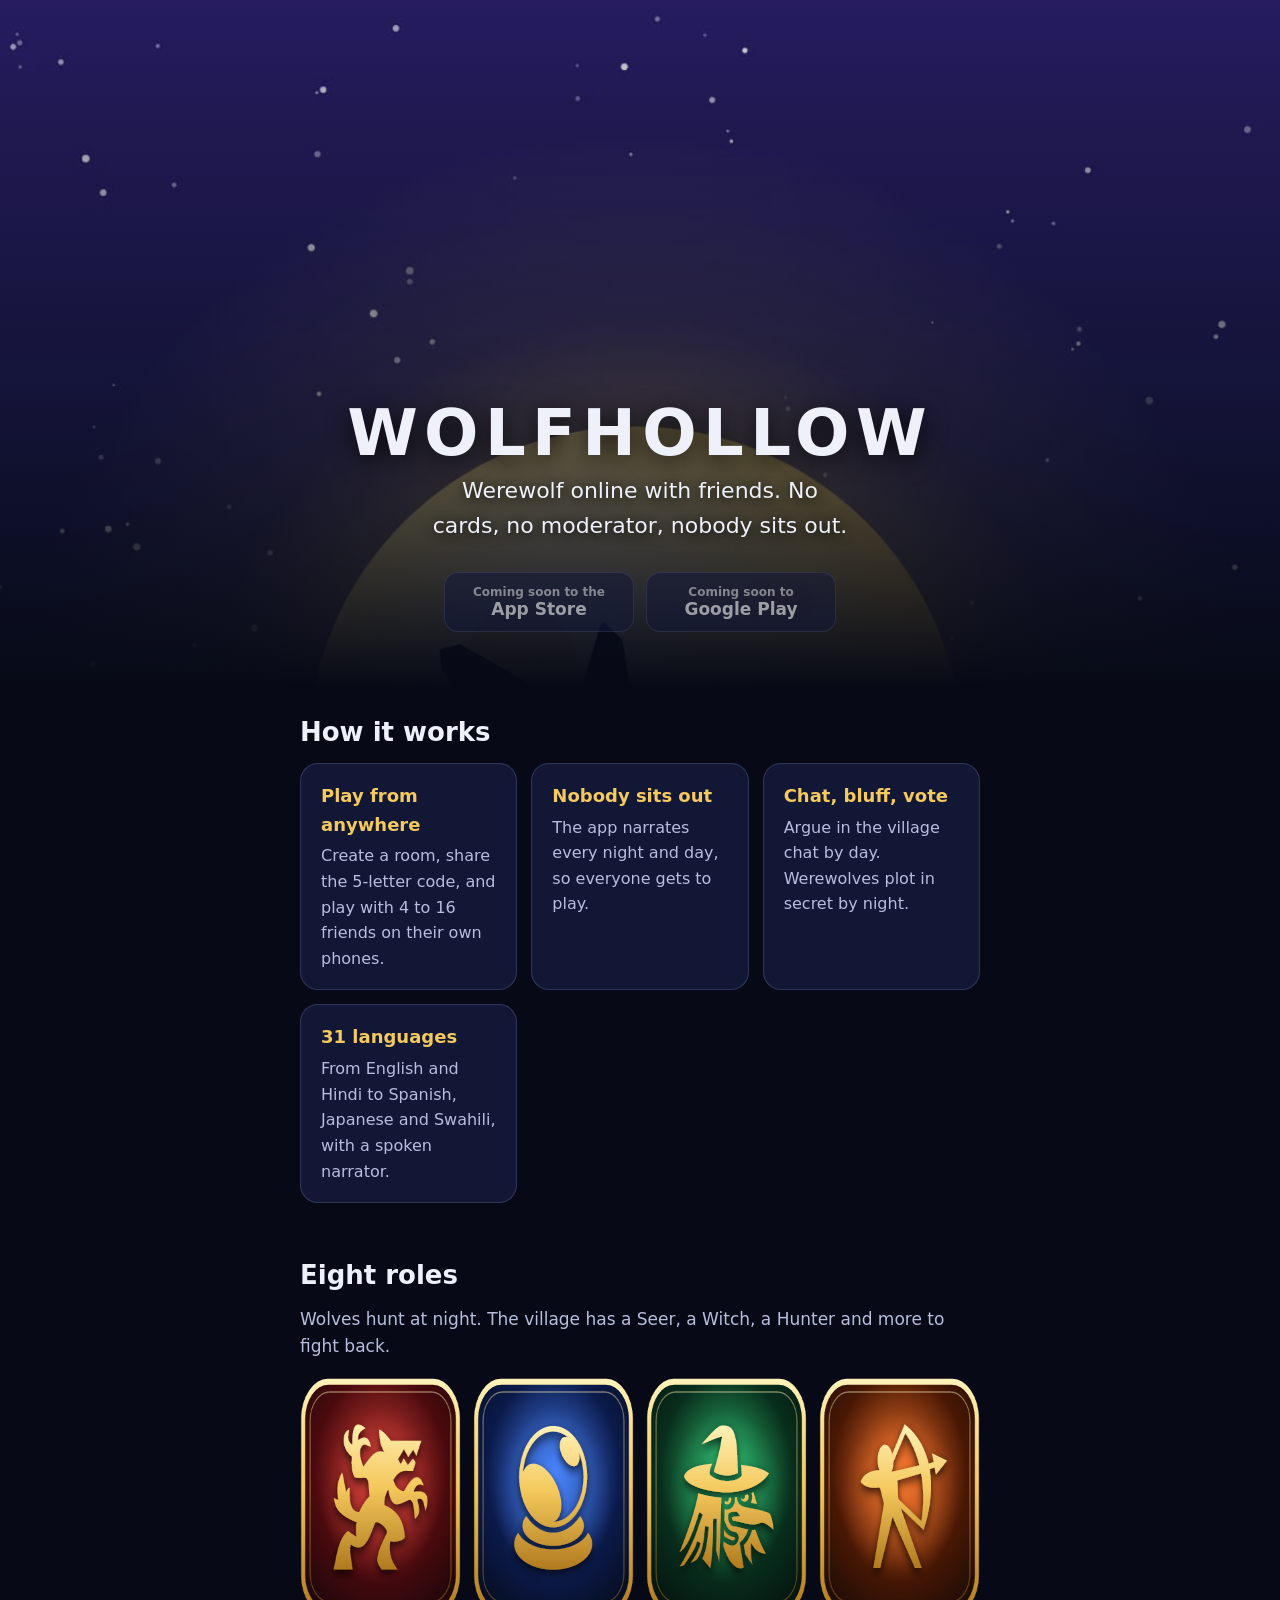
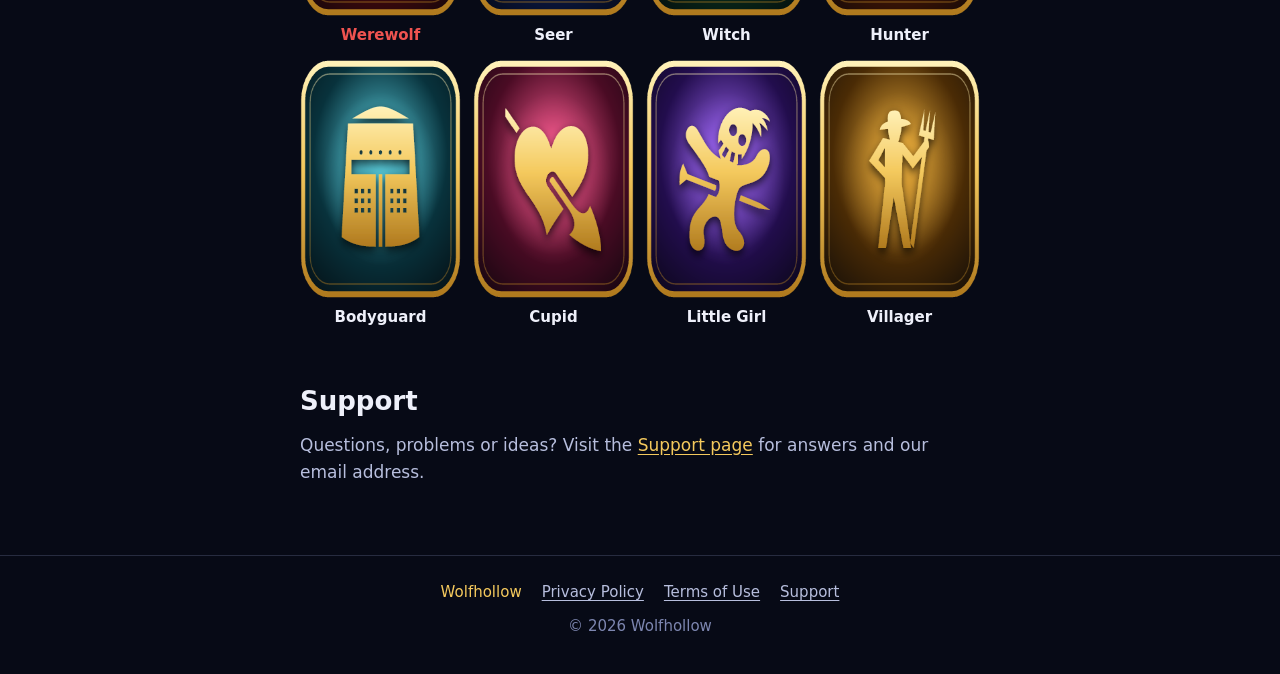
<file: index.html>
<!doctype html>
<html lang="en">
<head>
  <meta charset="utf-8">
  <meta name="viewport" content="width=device-width, initial-scale=1, viewport-fit=cover">
  <title>Wolfhollow: Werewolf online with friends</title>
  <meta name="description" content="Play Werewolf (Mafia) online with friends on your phone. The app narrates, so nobody sits out. Bluff, chat, vote and survive the night.">
  <meta name="theme-color" content="#070A16">
  <link rel="icon" href="assets/favicon.png">
  <link rel="apple-touch-icon" href="assets/icon-180.png">
  <meta property="og:title" content="Wolfhollow: Werewolf online with friends">
  <meta property="og:description" content="Bluff. Chat. Vote. Survive the night.">
  <meta property="og:image" content="https://playwolfhollow.github.io/assets/og.png">
  <meta property="og:type" content="website">
  <meta name="twitter:card" content="summary_large_image">
  <link rel="stylesheet" href="assets/style.css">
</head>
<body>
  <header class="hero">
    <div class="wrap">
      <h1>WOLFHOLLOW</h1>
      <p class="tagline">Werewolf online with friends. No cards, no moderator, nobody sits out.</p>
      <div class="buttons" id="stores">
        <a class="btn store" data-store="ios" aria-disabled="true"><small>Coming soon to the</small>App Store</a>
        <a class="btn store" data-store="android" aria-disabled="true"><small>Coming soon to</small>Google Play</a>
      </div>
    </div>
  </header>

  <main class="wrap">
    <section>
      <h2>How it works</h2>
      <div class="features">
        <div class="card"><h3>Play from anywhere</h3><p>Create a room, share the 5-letter code, and play with 4 to 16 friends on their own phones.</p></div>
        <div class="card"><h3>Nobody sits out</h3><p>The app narrates every night and day, so everyone gets to play.</p></div>
        <div class="card"><h3>Chat, bluff, vote</h3><p>Argue in the village chat by day. Werewolves plot in secret by night.</p></div>
        <div class="card"><h3>31 languages</h3><p>From English and Hindi to Spanish, Japanese and Swahili, with a spoken narrator.</p></div>
      </div>
    </section>

    <section>
      <h2>Eight roles</h2>
      <p class="lead">Wolves hunt at night. The village has a Seer, a Witch, a Hunter and more to fight back.</p>
      <div class="roles">
        <figure><img src="assets/roles/werewolf.png" alt="" width="240" height="240" loading="lazy"><figcaption class="wolf">Werewolf</figcaption></figure>
        <figure><img src="assets/roles/seer.png" alt="" width="240" height="240" loading="lazy"><figcaption>Seer</figcaption></figure>
        <figure><img src="assets/roles/witch.png" alt="" width="240" height="240" loading="lazy"><figcaption>Witch</figcaption></figure>
        <figure><img src="assets/roles/hunter.png" alt="" width="240" height="240" loading="lazy"><figcaption>Hunter</figcaption></figure>
        <figure><img src="assets/roles/bodyguard.png" alt="" width="240" height="240" loading="lazy"><figcaption>Bodyguard</figcaption></figure>
        <figure><img src="assets/roles/cupid.png" alt="" width="240" height="240" loading="lazy"><figcaption>Cupid</figcaption></figure>
        <figure><img src="assets/roles/littleGirl.png" alt="" width="240" height="240" loading="lazy"><figcaption>Little Girl</figcaption></figure>
        <figure><img src="assets/roles/villager.png" alt="" width="240" height="240" loading="lazy"><figcaption>Villager</figcaption></figure>
      </div>
    </section>

    <section>
      <h2>Support</h2>
      <p class="lead">Questions, problems or ideas? Visit the <a href="support/">Support page</a> for answers and our email address.</p>
    </section>
  </main>

  <footer>
    <div class="wrap">
      <nav><a href="./" aria-current="page">Wolfhollow</a><a href="privacy/">Privacy Policy</a><a href="terms/">Terms of Use</a><a href="support/">Support</a></nav>
      <div>© 2026 Wolfhollow</div>
    </div>
  </footer>

  <script src="assets/stores.js"></script>
</body>
</html>
</file>
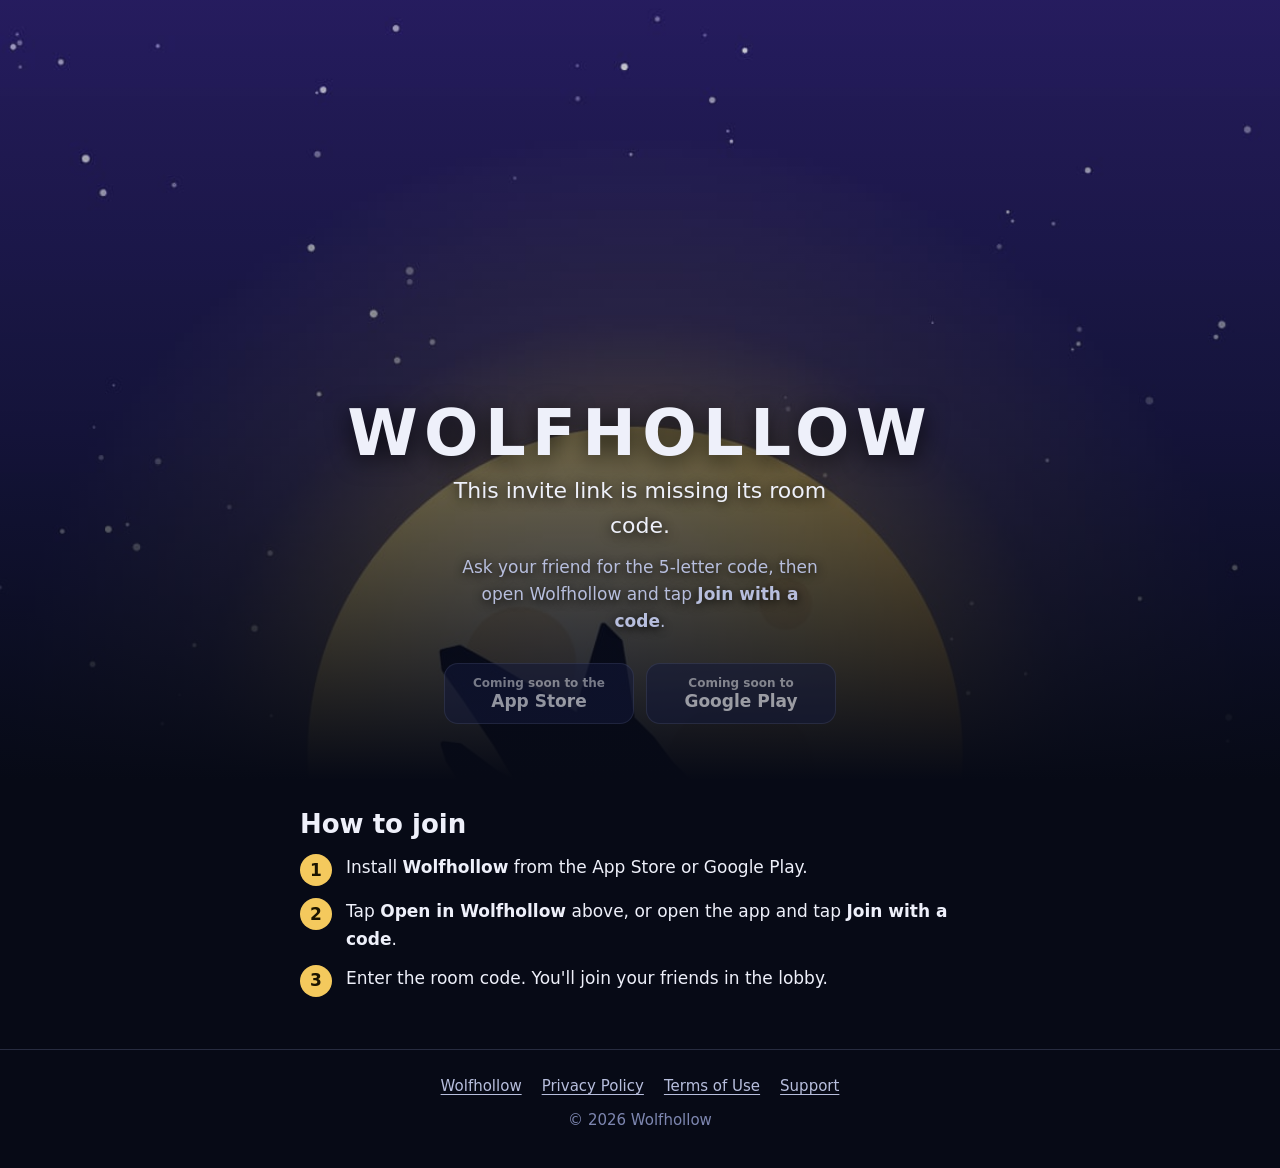
<file: join/index.html>
<!doctype html>
<html lang="en">
<head>
  <meta charset="utf-8">
  <meta name="viewport" content="width=device-width, initial-scale=1, viewport-fit=cover">
  <title>Join my Wolfhollow game</title>
  <meta name="description" content="You're invited to a game of Werewolf on Wolfhollow. Open the app and enter the room code.">
  <meta name="theme-color" content="#070A16">
  <meta name="robots" content="noindex">
  <link rel="icon" href="../assets/favicon.png">
  <link rel="apple-touch-icon" href="../assets/icon-180.png">
  <meta property="og:title" content="Join my Werewolf game on Wolfhollow">
  <meta property="og:description" content="Tap to join the room. Bluff, chat, vote and survive the night.">
  <meta property="og:image" content="https://playwolfhollow.github.io/assets/og.png">
  <meta name="twitter:card" content="summary_large_image">
  <link rel="stylesheet" href="../assets/style.css">
</head>
<body>
  <header class="hero">
    <div class="wrap">
      <h1>WOLFHOLLOW</h1>

      <div id="invite" hidden>
        <p class="tagline">You're invited to a game of Werewolf!</p>
        <div class="code" id="code" aria-label="Room code"></div>
        <p class="toast" id="toast" role="status"></p>
        <div class="buttons">
          <a class="btn primary" id="open" href="#">Open in Wolfhollow</a>
          <button class="btn" id="copy" type="button">Copy code</button>
        </div>
        <p class="hint">Don't have the app yet? Install it, tap <strong>Join with a code</strong> and enter the code above.</p>
      </div>

      <div id="missing" hidden>
        <p class="tagline">This invite link is missing its room code.</p>
        <p class="hint">Ask your friend for the 5-letter code, then open Wolfhollow and tap <strong>Join with a code</strong>.</p>
      </div>

      <div class="buttons" id="stores">
        <a class="btn store" data-store="ios" aria-disabled="true"><small>Coming soon to the</small>App Store</a>
        <a class="btn store" data-store="android" aria-disabled="true"><small>Coming soon to</small>Google Play</a>
      </div>
    </div>
  </header>

  <main class="wrap">
    <section>
      <h2>How to join</h2>
      <ol class="steps">
        <li><span>Install <strong>Wolfhollow</strong> from the App Store or Google Play.</span></li>
        <li><span>Tap <strong>Open in Wolfhollow</strong> above, or open the app and tap <strong>Join with a code</strong>.</span></li>
        <li><span>Enter the room code. You'll join your friends in the lobby.</span></li>
      </ol>
    </section>
  </main>

  <footer>
    <div class="wrap">
      <nav><a href="../">Wolfhollow</a><a href="../privacy/">Privacy Policy</a><a href="../terms/">Terms of Use</a><a href="../support/">Support</a></nav>
      <div>© 2026 Wolfhollow</div>
    </div>
  </footer>

  <script src="../assets/stores.js"></script>
  <script>
    (function () {
      // Same rules as the app: 5 characters, no easily confused letters (0/O, 1/I).
      var ALPHABET = /^[ABCDEFGHJKLMNPQRSTUVWXYZ23456789]{5}$/;
      var raw = new URLSearchParams(location.search).get('code') || '';
      var code = raw.toUpperCase().replace(/[^A-Z0-9]/g, '').slice(0, 5);
      var valid = ALPHABET.test(code);

      document.getElementById(valid ? 'invite' : 'missing').hidden = false;
      if (!valid) return;

      document.title = 'Join room ' + code + ' on Wolfhollow';
      document.getElementById('code').textContent = code;
      // Opens the app straight into the room when it's installed (handled by the app's join/[code] screen).
      document.getElementById('open').href = 'wolfhollow://join/' + code;

      var toast = document.getElementById('toast');
      document.getElementById('copy').addEventListener('click', function () {
        var done = function () { toast.textContent = 'Code copied'; };
        if (navigator.clipboard && navigator.clipboard.writeText) {
          navigator.clipboard.writeText(code).then(done, function () { toast.textContent = 'Code: ' + code; });
        } else {
          toast.textContent = 'Code: ' + code;
        }
      });
    })();
  </script>
</body>
</html>
</file>
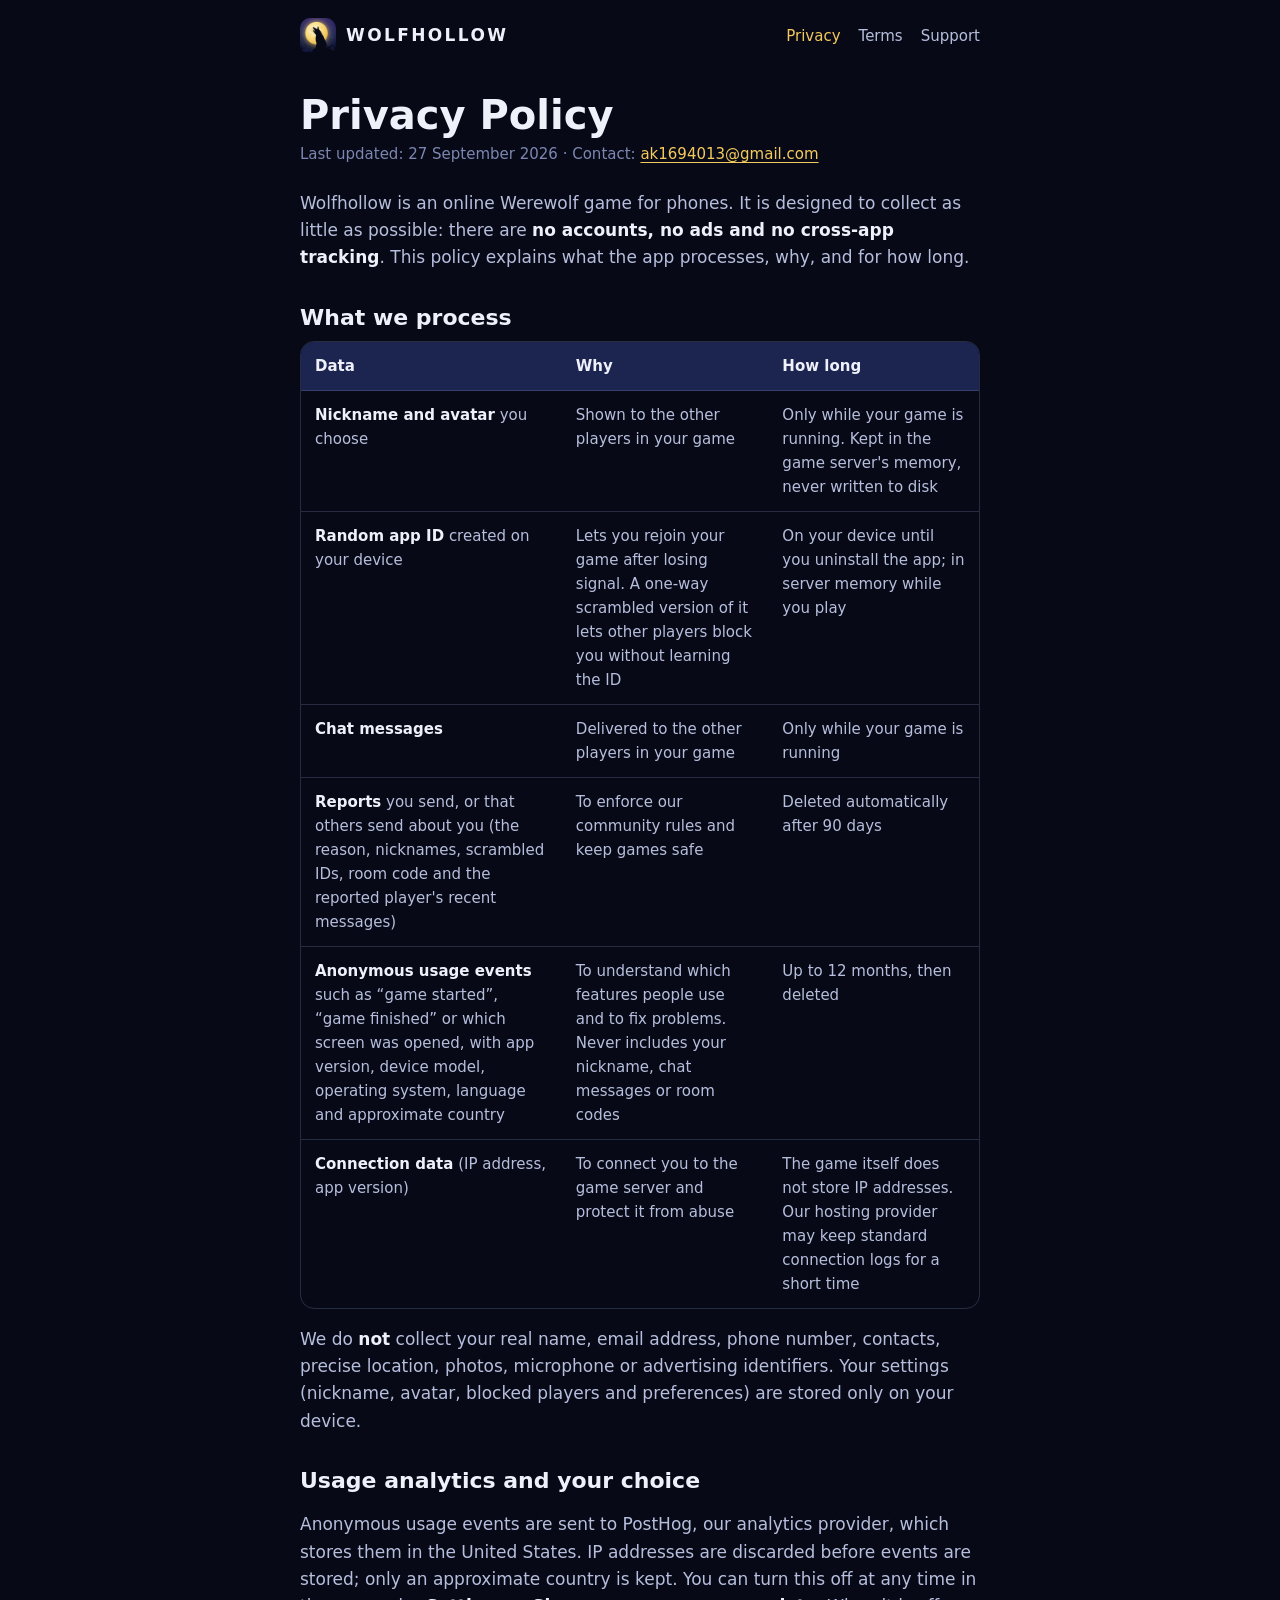
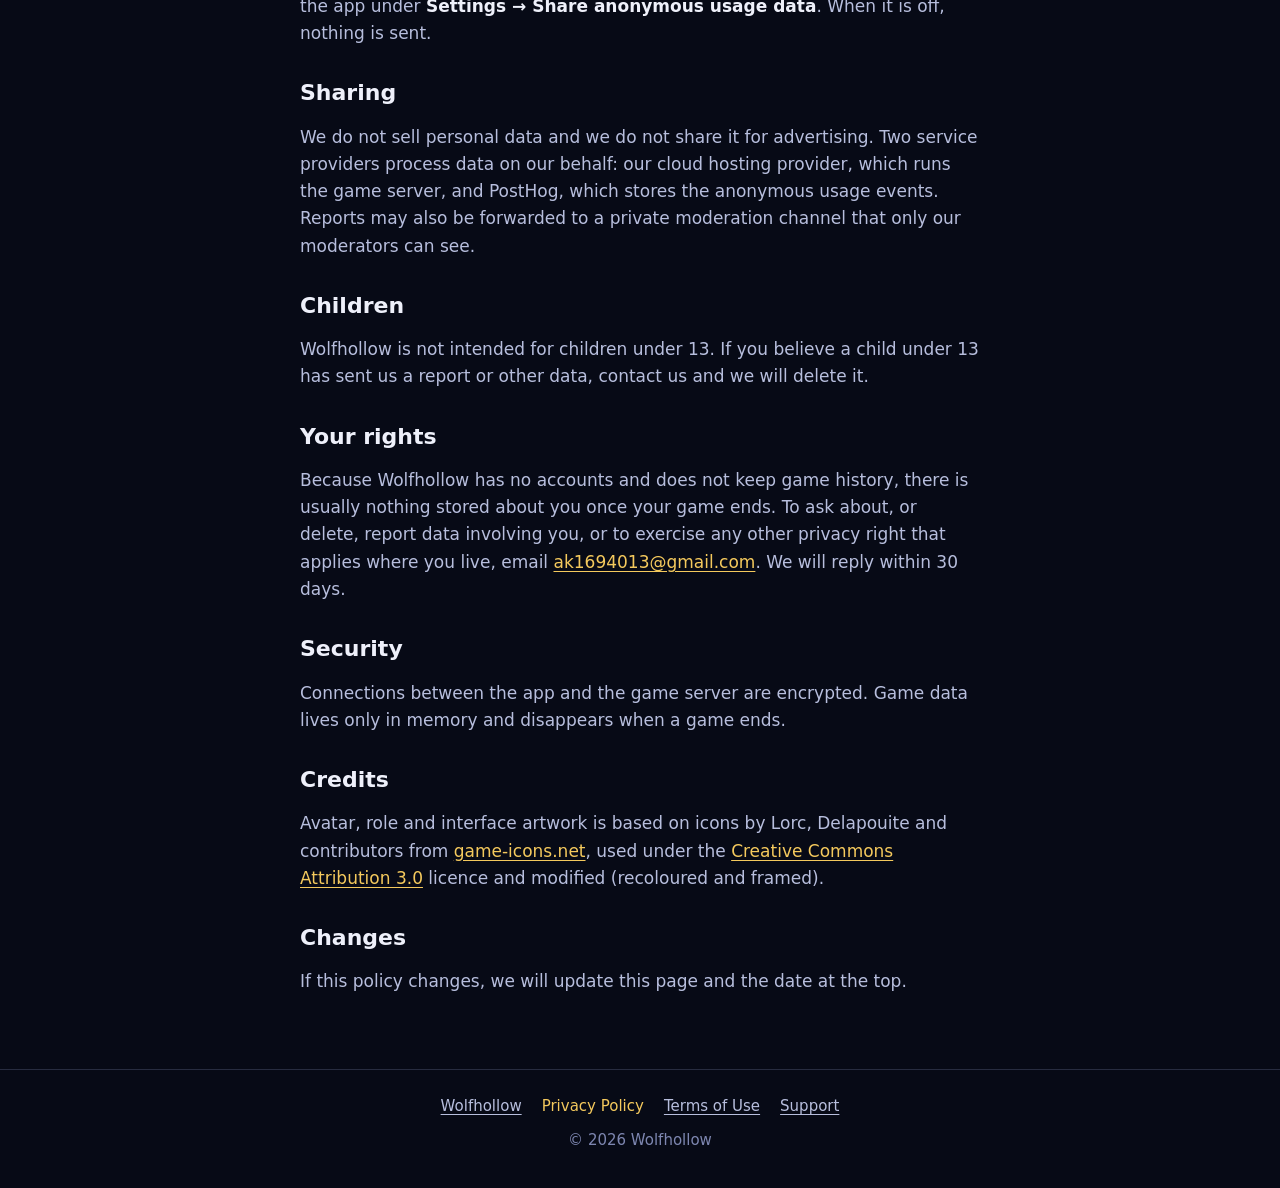
<file: privacy/index.html>
<!doctype html>
<html lang="en">
<head>
  <meta charset="utf-8">
  <meta name="viewport" content="width=device-width, initial-scale=1, viewport-fit=cover">
  <title>Privacy Policy · Wolfhollow</title>
  <meta name="description" content="How Wolfhollow handles your data: no accounts, no ads, no cross-app tracking.">
  <meta name="theme-color" content="#070A16">
  <link rel="icon" href="../assets/favicon.png">
  <link rel="stylesheet" href="../assets/style.css">
</head>
<body>
  <div class="wrap">
    <div class="bar">
      <a class="brand" href="../"><img src="../assets/icon-180.png" alt="" width="36" height="36"><span>WOLFHOLLOW</span></a>
      <nav><a href="./" aria-current="page">Privacy</a><a href="../terms/">Terms</a><a href="../support/">Support</a></nav>
    </div>

    <main class="doc">
      <h1>Privacy Policy</h1>
      <p class="meta">Last updated: 27 September 2026 · Contact: <a href="mailto:ak1694013@gmail.com?subject=Wolfhollow%20privacy">ak1694013@gmail.com</a></p>

      <p>Wolfhollow is an online Werewolf game for phones. It is designed to collect as little as possible: there are <strong>no accounts, no ads and no cross-app tracking</strong>. This policy explains what the app processes, why, and for how long.</p>

      <h2>What we process</h2>
      <div class="table-wrap">
        <table>
          <thead><tr><th>Data</th><th>Why</th><th>How long</th></tr></thead>
          <tbody>
            <tr><td data-label="Data"><strong>Nickname and avatar</strong> you choose</td><td data-label="Why">Shown to the other players in your game</td><td data-label="How long">Only while your game is running. Kept in the game server's memory, never written to disk</td></tr>
            <tr><td data-label="Data"><strong>Random app ID</strong> created on your device</td><td data-label="Why">Lets you rejoin your game after losing signal. A one-way scrambled version of it lets other players block you without learning the ID</td><td data-label="How long">On your device until you uninstall the app; in server memory while you play</td></tr>
            <tr><td data-label="Data"><strong>Chat messages</strong></td><td data-label="Why">Delivered to the other players in your game</td><td data-label="How long">Only while your game is running</td></tr>
            <tr><td data-label="Data"><strong>Reports</strong> you send, or that others send about you (the reason, nicknames, scrambled IDs, room code and the reported player's recent messages)</td><td data-label="Why">To enforce our community rules and keep games safe</td><td data-label="How long">Deleted automatically after 90 days</td></tr>
            <tr><td data-label="Data"><strong>Anonymous usage events</strong> such as “game started”, “game finished” or which screen was opened, with app version, device model, operating system, language and approximate country</td><td data-label="Why">To understand which features people use and to fix problems. Never includes your nickname, chat messages or room codes</td><td data-label="How long">Up to 12 months, then deleted</td></tr>
            <tr><td data-label="Data"><strong>Connection data</strong> (IP address, app version)</td><td data-label="Why">To connect you to the game server and protect it from abuse</td><td data-label="How long">The game itself does not store IP addresses. Our hosting provider may keep standard connection logs for a short time</td></tr>
          </tbody>
        </table>
      </div>

      <p>We do <strong>not</strong> collect your real name, email address, phone number, contacts, precise location, photos, microphone or advertising identifiers. Your settings (nickname, avatar, blocked players and preferences) are stored only on your device.</p>

      <h2>Usage analytics and your choice</h2>
      <p>Anonymous usage events are sent to PostHog, our analytics provider, which stores them in the United States. IP addresses are discarded before events are stored; only an approximate country is kept. You can turn this off at any time in the app under <strong>Settings → Share anonymous usage data</strong>. When it is off, nothing is sent.</p>

      <h2>Sharing</h2>
      <p>We do not sell personal data and we do not share it for advertising. Two service providers process data on our behalf: our cloud hosting provider, which runs the game server, and PostHog, which stores the anonymous usage events. Reports may also be forwarded to a private moderation channel that only our moderators can see.</p>

      <h2>Children</h2>
      <p>Wolfhollow is not intended for children under 13. If you believe a child under 13 has sent us a report or other data, contact us and we will delete it.</p>

      <h2>Your rights</h2>
      <p>Because Wolfhollow has no accounts and does not keep game history, there is usually nothing stored about you once your game ends. To ask about, or delete, report data involving you, or to exercise any other privacy right that applies where you live, email <a href="mailto:ak1694013@gmail.com?subject=Wolfhollow%20privacy">ak1694013@gmail.com</a>. We will reply within 30 days.</p>

      <h2>Security</h2>
      <p>Connections between the app and the game server are encrypted. Game data lives only in memory and disappears when a game ends.</p>

      <h2>Credits</h2>
      <p>Avatar, role and interface artwork is based on icons by Lorc, Delapouite and contributors from <a href="https://game-icons.net">game-icons.net</a>, used under the <a href="https://creativecommons.org/licenses/by/3.0/">Creative Commons Attribution 3.0</a> licence and modified (recoloured and framed).</p>

      <h2>Changes</h2>
      <p>If this policy changes, we will update this page and the date at the top.</p>
    </main>
  </div>

  <footer>
    <div class="wrap">
      <nav><a href="../">Wolfhollow</a><a href="../privacy/" aria-current="page">Privacy Policy</a><a href="../terms/">Terms of Use</a><a href="../support/">Support</a></nav>
      <div>© 2026 Wolfhollow</div>
    </div>
  </footer>
</body>
</html>
</file>
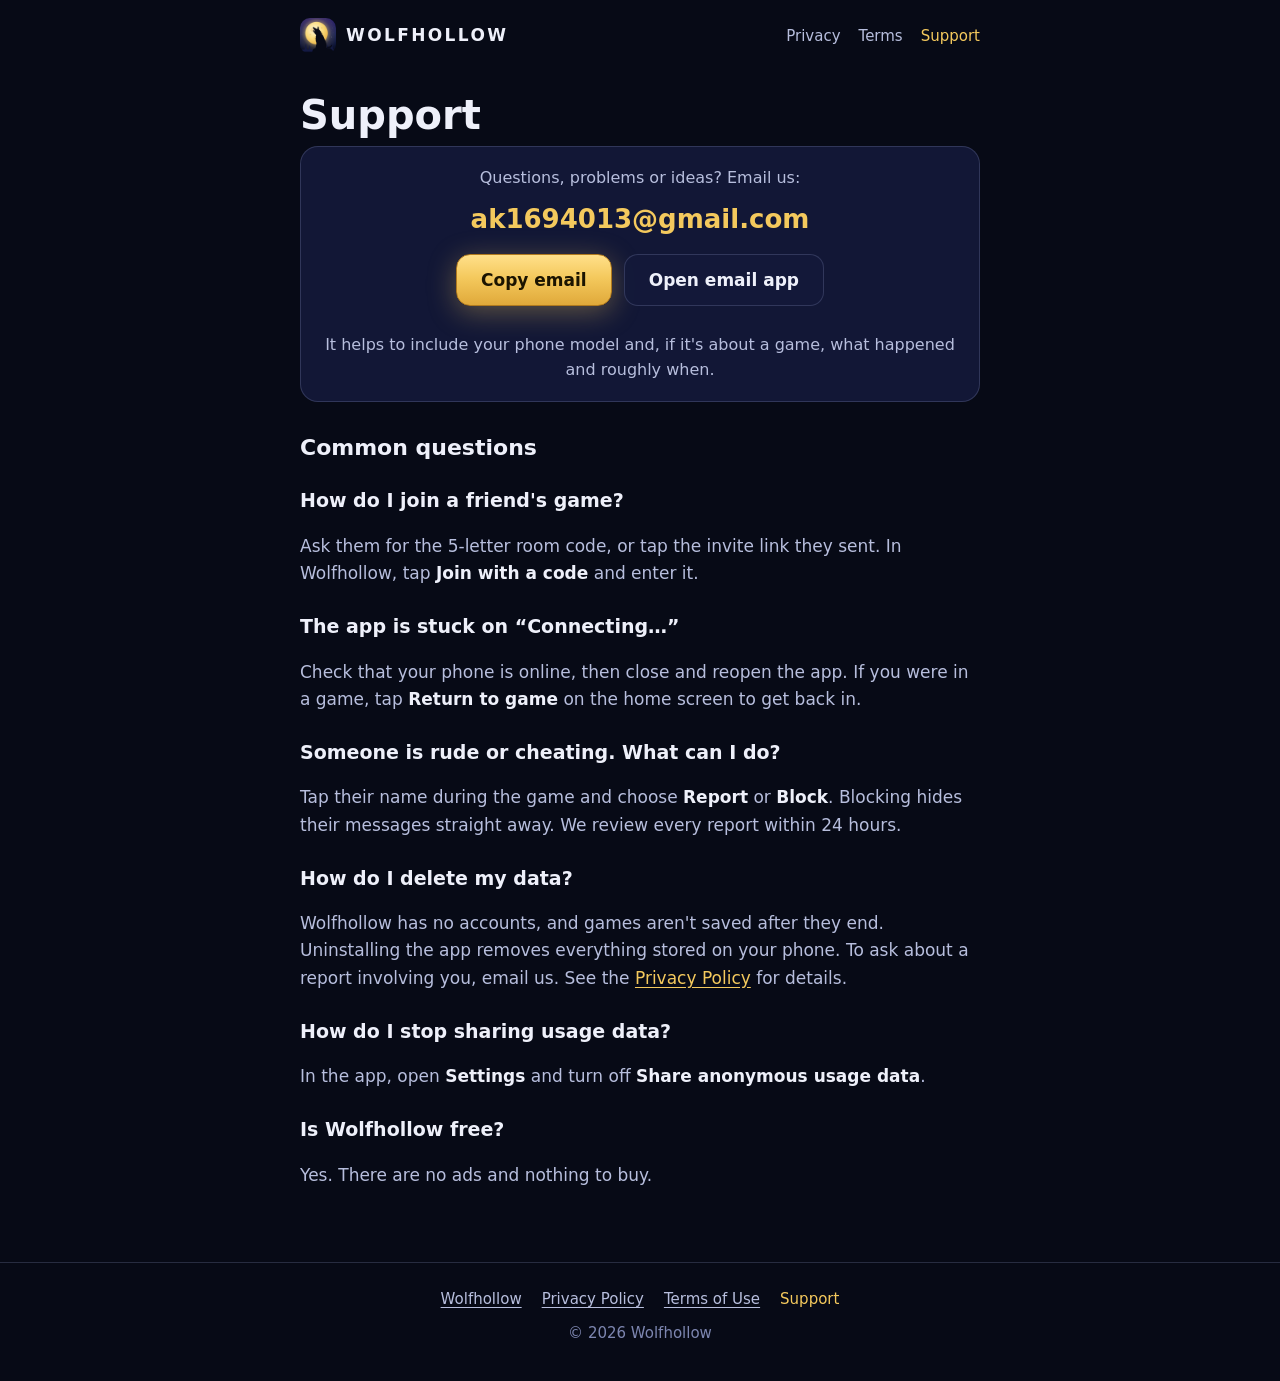
<file: support/index.html>
<!doctype html>
<html lang="en">
<head>
  <meta charset="utf-8">
  <meta name="viewport" content="width=device-width, initial-scale=1, viewport-fit=cover">
  <title>Support · Wolfhollow</title>
  <meta name="description" content="Get help with Wolfhollow: joining games, connection problems, reporting players and your data.">
  <meta name="theme-color" content="#070A16">
  <link rel="icon" href="../assets/favicon.png">
  <link rel="stylesheet" href="../assets/style.css">
</head>
<body>
  <div class="wrap">
    <div class="bar">
      <a class="brand" href="../"><img src="../assets/icon-180.png" alt="" width="36" height="36"><span>WOLFHOLLOW</span></a>
      <nav><a href="../privacy/">Privacy</a><a href="../terms/">Terms</a><a href="../support/" aria-current="page">Support</a></nav>
    </div>

    <main class="doc">
      <h1>Support</h1>

      <div class="card contact">
        <p>Questions, problems or ideas? Email us:</p>
        <p class="email" id="email">ak1694013@gmail.com</p>
        <div class="buttons">
          <button class="btn primary" id="copy" type="button">Copy email</button>
          <a class="btn" href="mailto:ak1694013@gmail.com?subject=Wolfhollow%20support">Open email app</a>
        </div>
        <p class="toast" id="toast" role="status"></p>
        <p class="small">It helps to include your phone model and, if it's about a game, what happened and roughly when.</p>
      </div>

      <h2>Common questions</h2>

      <h3>How do I join a friend's game?</h3>
      <p>Ask them for the 5-letter room code, or tap the invite link they sent. In Wolfhollow, tap <strong>Join with a code</strong> and enter it.</p>

      <h3>The app is stuck on “Connecting…”</h3>
      <p>Check that your phone is online, then close and reopen the app. If you were in a game, tap <strong>Return to game</strong> on the home screen to get back in.</p>

      <h3>Someone is rude or cheating. What can I do?</h3>
      <p>Tap their name during the game and choose <strong>Report</strong> or <strong>Block</strong>. Blocking hides their messages straight away. We review every report within 24 hours.</p>

      <h3>How do I delete my data?</h3>
      <p>Wolfhollow has no accounts, and games aren't saved after they end. Uninstalling the app removes everything stored on your phone. To ask about a report involving you, email us. See the <a href="../privacy/">Privacy Policy</a> for details.</p>

      <h3>How do I stop sharing usage data?</h3>
      <p>In the app, open <strong>Settings</strong> and turn off <strong>Share anonymous usage data</strong>.</p>

      <h3>Is Wolfhollow free?</h3>
      <p>Yes. There are no ads and nothing to buy.</p>
    </main>
  </div>

  <footer>
    <div class="wrap">
      <nav><a href="../">Wolfhollow</a><a href="../privacy/">Privacy Policy</a><a href="../terms/">Terms of Use</a><a href="../support/" aria-current="page">Support</a></nav>
      <div>© 2026 Wolfhollow</div>
    </div>
  </footer>

  <script>
    document.getElementById('copy').addEventListener('click', function () {
      var email = document.getElementById('email').textContent;
      var toast = document.getElementById('toast');
      if (navigator.clipboard && navigator.clipboard.writeText) {
        navigator.clipboard.writeText(email).then(
          function () { toast.textContent = 'Email copied'; },
          function () { toast.textContent = email; },
        );
      } else {
        toast.textContent = email;
      }
    });
  </script>
</body>
</html>
</file>
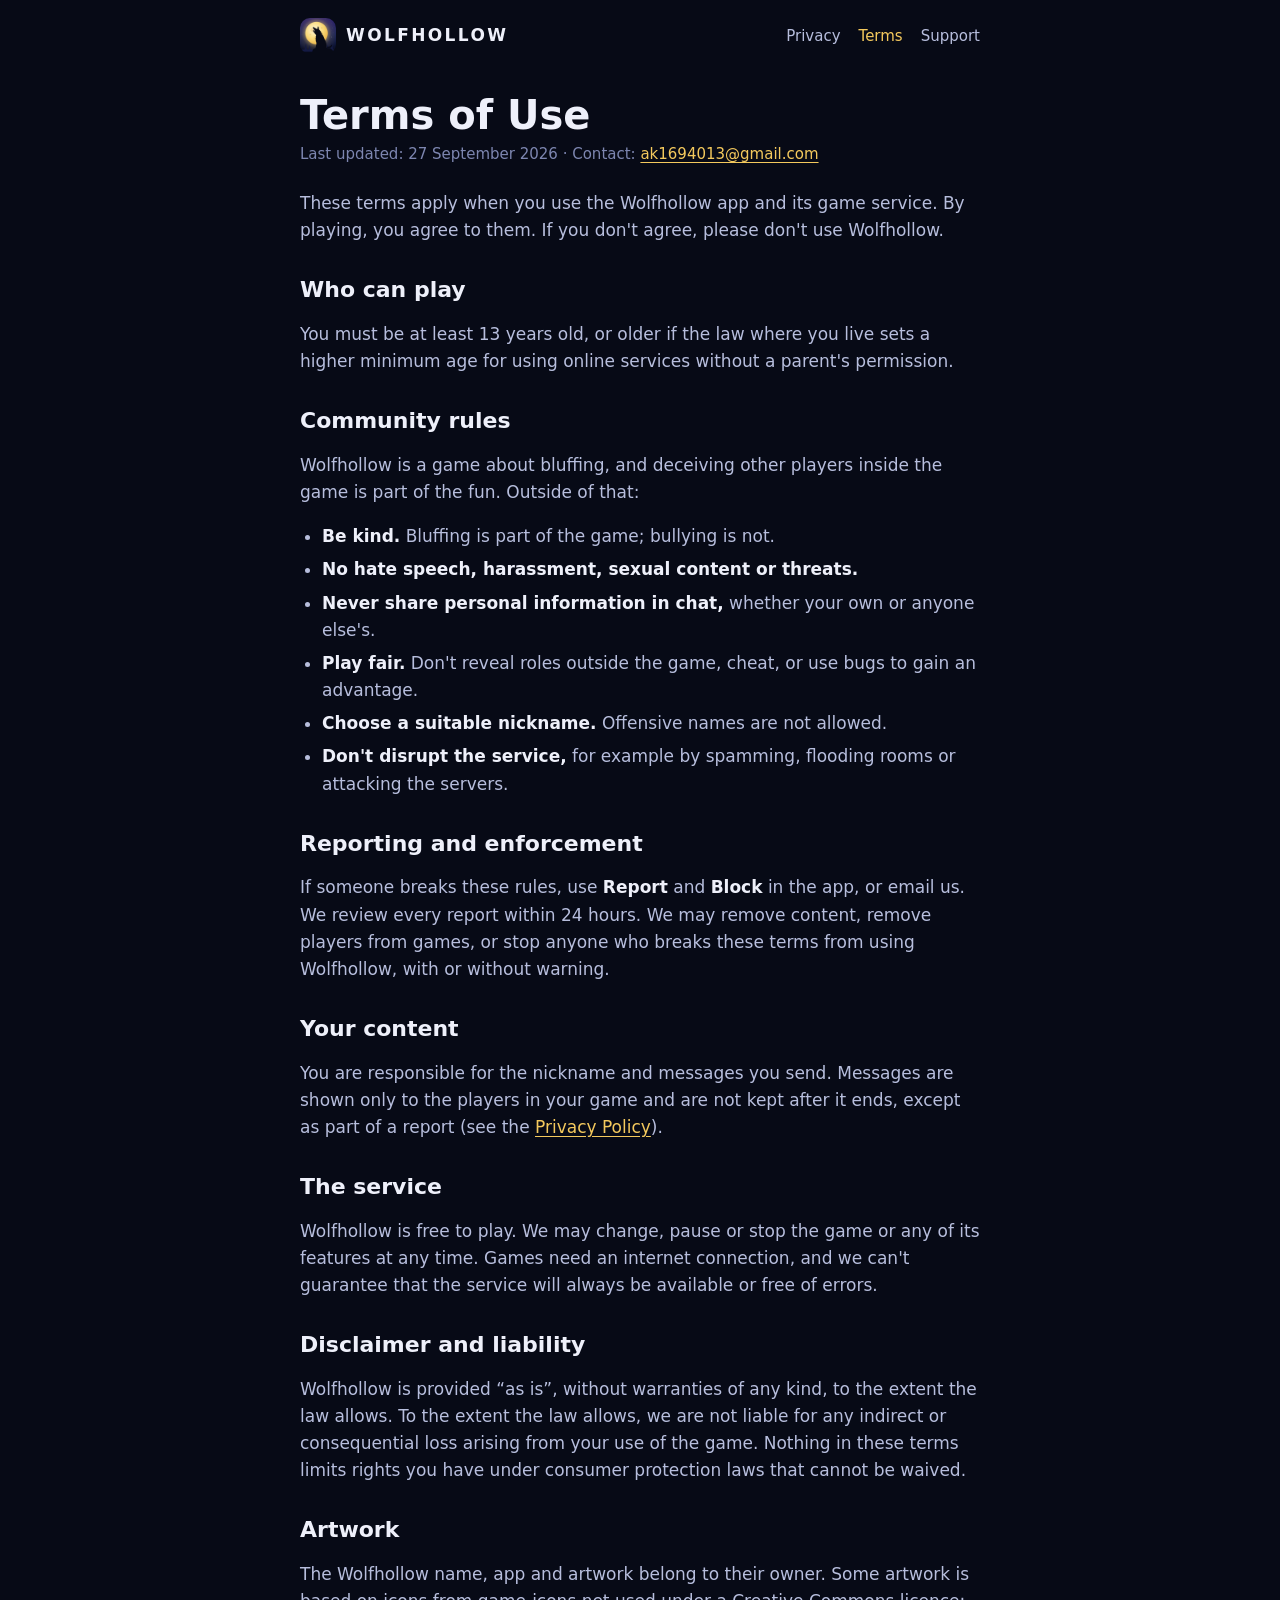
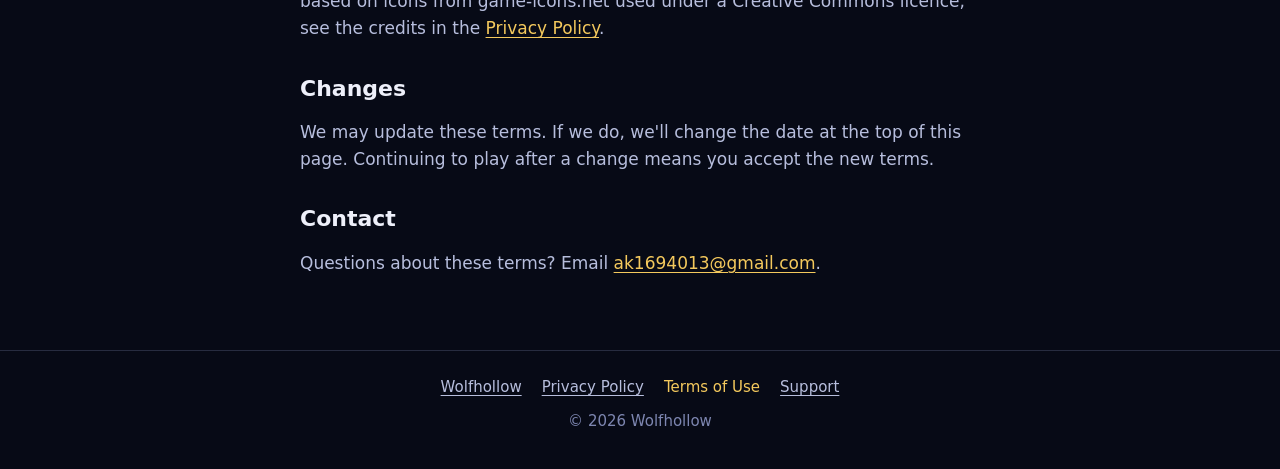
<file: terms/index.html>
<!doctype html>
<html lang="en">
<head>
  <meta charset="utf-8">
  <meta name="viewport" content="width=device-width, initial-scale=1, viewport-fit=cover">
  <title>Terms of Use · Wolfhollow</title>
  <meta name="description" content="The rules for playing Wolfhollow.">
  <meta name="theme-color" content="#070A16">
  <link rel="icon" href="../assets/favicon.png">
  <link rel="stylesheet" href="../assets/style.css">
</head>
<body>
  <div class="wrap">
    <div class="bar">
      <a class="brand" href="../"><img src="../assets/icon-180.png" alt="" width="36" height="36"><span>WOLFHOLLOW</span></a>
      <nav><a href="../privacy/">Privacy</a><a href="./" aria-current="page">Terms</a><a href="../support/">Support</a></nav>
    </div>

    <main class="doc">
      <h1>Terms of Use</h1>
      <p class="meta">Last updated: 27 September 2026 · Contact: <a href="mailto:ak1694013@gmail.com?subject=Wolfhollow">ak1694013@gmail.com</a></p>

      <p>These terms apply when you use the Wolfhollow app and its game service. By playing, you agree to them. If you don't agree, please don't use Wolfhollow.</p>

      <h2>Who can play</h2>
      <p>You must be at least 13 years old, or older if the law where you live sets a higher minimum age for using online services without a parent's permission.</p>

      <h2>Community rules</h2>
      <p>Wolfhollow is a game about bluffing, and deceiving other players inside the game is part of the fun. Outside of that:</p>
      <ul>
        <li><strong>Be kind.</strong> Bluffing is part of the game; bullying is not.</li>
        <li><strong>No hate speech, harassment, sexual content or threats.</strong></li>
        <li><strong>Never share personal information in chat,</strong> whether your own or anyone else's.</li>
        <li><strong>Play fair.</strong> Don't reveal roles outside the game, cheat, or use bugs to gain an advantage.</li>
        <li><strong>Choose a suitable nickname.</strong> Offensive names are not allowed.</li>
        <li><strong>Don't disrupt the service,</strong> for example by spamming, flooding rooms or attacking the servers.</li>
      </ul>

      <h2>Reporting and enforcement</h2>
      <p>If someone breaks these rules, use <strong>Report</strong> and <strong>Block</strong> in the app, or email us. We review every report within 24 hours. We may remove content, remove players from games, or stop anyone who breaks these terms from using Wolfhollow, with or without warning.</p>

      <h2>Your content</h2>
      <p>You are responsible for the nickname and messages you send. Messages are shown only to the players in your game and are not kept after it ends, except as part of a report (see the <a href="../privacy/">Privacy Policy</a>).</p>

      <h2>The service</h2>
      <p>Wolfhollow is free to play. We may change, pause or stop the game or any of its features at any time. Games need an internet connection, and we can't guarantee that the service will always be available or free of errors.</p>

      <h2>Disclaimer and liability</h2>
      <p>Wolfhollow is provided “as is”, without warranties of any kind, to the extent the law allows. To the extent the law allows, we are not liable for any indirect or consequential loss arising from your use of the game. Nothing in these terms limits rights you have under consumer protection laws that cannot be waived.</p>

      <h2>Artwork</h2>
      <p>The Wolfhollow name, app and artwork belong to their owner. Some artwork is based on icons from game-icons.net used under a Creative Commons licence; see the credits in the <a href="../privacy/">Privacy Policy</a>.</p>

      <h2>Changes</h2>
      <p>We may update these terms. If we do, we'll change the date at the top of this page. Continuing to play after a change means you accept the new terms.</p>

      <h2>Contact</h2>
      <p>Questions about these terms? Email <a href="mailto:ak1694013@gmail.com?subject=Wolfhollow">ak1694013@gmail.com</a>.</p>
    </main>
  </div>

  <footer>
    <div class="wrap">
      <nav><a href="../">Wolfhollow</a><a href="../privacy/">Privacy Policy</a><a href="../terms/" aria-current="page">Terms of Use</a><a href="../support/">Support</a></nav>
      <div>© 2026 Wolfhollow</div>
    </div>
  </footer>
</body>
</html>
</file>
<file: assets/style.css>
/* Wolfhollow website. Same palette as the app (apps/mobile/src/theme.ts). No external fonts or scripts. */
:root {
  color-scheme: dark;
  --bg: #070a16;
  --surface: rgba(20, 26, 58, 0.92);
  --surface-high: #1c2450;
  --border: rgba(154, 164, 214, 0.22);
  --text: #eef0fa;
  --text-dim: #b7bedd;
  --text-faint: #7d86b0;
  --gold: #f4c95d;
  --gold-deep: #b07a1e;
  --on-gold: #1b1400;
  --wolf: #ef5350;
  --village: #5cc98a;
  --radius: 18px;
  --max: 720px;
  --font: system-ui, -apple-system, 'Segoe UI', Roboto, 'Noto Sans', 'Helvetica Neue', Arial, sans-serif;
}

* { box-sizing: border-box; }

html { -webkit-text-size-adjust: 100%; }

body {
  margin: 0;
  min-height: 100vh;
  background: var(--bg);
  color: var(--text);
  font: 17px/1.6 var(--font);
  padding: env(safe-area-inset-top, 0) 0 env(safe-area-inset-bottom, 0);
}

img { max-width: 100%; display: block; }

[hidden] { display: none !important; }

a { color: var(--gold); text-underline-offset: 3px; }
a:hover { color: #ffe29a; }

:focus-visible { outline: 3px solid var(--gold); outline-offset: 3px; border-radius: 6px; }

.wrap { max-width: var(--max); margin: 0 auto; padding: 0 20px; }

/* Header */
.bar { display: flex; align-items: center; justify-content: space-between; gap: 12px; padding: 18px 0; }
.brand { display: flex; align-items: center; gap: 10px; color: var(--text); text-decoration: none; font-weight: 900; letter-spacing: 0.14em; }
.brand img { width: 36px; height: 36px; border-radius: 10px; }
.bar nav { display: flex; gap: 18px; font-size: 15px; }
.bar nav a { color: var(--text-dim); text-decoration: none; }
/* Narrow phones: the icon alone links home, so the menu never overlaps the name. */
@media (max-width: 460px) { .brand span { display: none; } }
.bar nav a:hover, .bar nav a[aria-current='page'] { color: var(--gold); }

/* Hero (home and join) */
.hero {
  position: relative;
  background: url('bg.jpg') center top / cover no-repeat;
  text-align: center;
  /* Leave room for the moon and wolf in the background picture above the title. */
  padding: min(78vw, 400px) 0 56px;
  isolation: isolate;
}
.hero::after {
  content: '';
  position: absolute;
  inset: 0;
  z-index: -1;
  background: linear-gradient(to bottom, rgba(7, 10, 22, 0.15), rgba(7, 10, 22, 0.55) 55%, var(--bg));
}
.hero h1 {
  margin: 0 0 6px;
  font-size: clamp(38px, 10vw, 64px);
  line-height: 1.05;
  font-weight: 900;
  letter-spacing: 0.1em;
  text-shadow: 0 4px 24px rgba(0, 0, 0, 0.8);
}
.tagline { margin: 0 auto; max-width: 30ch; font-size: clamp(18px, 4.6vw, 22px); color: var(--text); text-shadow: 0 2px 12px rgba(0, 0, 0, 0.9); }

/* Buttons */
.buttons { display: flex; flex-wrap: wrap; justify-content: center; gap: 12px; margin-top: 28px; }
.btn {
  display: inline-flex;
  align-items: center;
  justify-content: center;
  gap: 10px;
  min-height: 52px;
  padding: 12px 24px;
  border-radius: 14px;
  border: 1.5px solid var(--border);
  background: var(--surface);
  color: var(--text);
  font: 700 17px/1.2 var(--font);
  text-decoration: none;
  cursor: pointer;
}
.btn:hover { background: var(--surface-high); color: var(--text); }
.btn.primary {
  background: linear-gradient(180deg, #ffe08a, var(--gold) 45%, #e0a93a);
  border-color: var(--gold-deep);
  color: var(--on-gold);
  box-shadow: 0 6px 28px rgba(244, 201, 93, 0.35);
}
.btn.primary:hover { color: var(--on-gold); filter: brightness(1.05); }
.btn[aria-disabled='true'] { opacity: 0.6; cursor: default; }
.btn small { display: block; font-weight: 600; font-size: 12px; opacity: 0.8; }
.store { flex-direction: column; gap: 0; min-width: 190px; }

/* Sections */
main section { padding: 28px 0; }
h2 { font-size: 26px; line-height: 1.25; margin: 0 0 14px; }
h3 { font-size: 19px; margin: 24px 0 6px; }
.lead { color: var(--text-dim); margin-top: 0; }

.features { display: grid; grid-template-columns: repeat(auto-fit, minmax(200px, 1fr)); gap: 14px; }
.card { background: var(--surface); border: 1px solid var(--border); border-radius: var(--radius); padding: 18px 20px; }
.card h3 { margin: 0 0 4px; font-size: 18px; color: var(--gold); }
.card p { margin: 0; color: var(--text-dim); font-size: 16px; }

.roles { display: grid; grid-template-columns: repeat(4, 1fr); gap: 12px; }
.roles figure { margin: 0; text-align: center; }
.roles img { width: 100%; aspect-ratio: 1; }
.roles figcaption { margin-top: 6px; font-weight: 700; font-size: 15px; }
.roles .wolf { color: var(--wolf); }
@media (max-width: 420px) { .roles { gap: 8px; } .roles figcaption { font-size: 13px; } }

/* Long-form documents (privacy, terms) */
.doc { padding: 12px 0 32px; }
.doc h1 { font-size: clamp(30px, 7vw, 40px); line-height: 1.15; margin: 8px 0 4px; }
.doc .meta { color: var(--text-faint); font-size: 15px; margin: 0 0 24px; }
.doc h2 { font-size: 22px; margin: 32px 0 10px; }
.doc p, .doc li { color: var(--text-dim); }
.doc strong { color: var(--text); }
.doc ul { padding-left: 22px; }
.doc li { margin: 6px 0; }
.table-wrap { overflow-x: auto; border: 1px solid var(--border); border-radius: 14px; }
table { border-collapse: collapse; width: 100%; min-width: 560px; font-size: 15px; }
th, td { text-align: left; vertical-align: top; padding: 12px 14px; border-bottom: 1px solid var(--border); }
th { color: var(--text); background: var(--surface-high); }
td { color: var(--text-dim); }
tr:last-child td { border-bottom: 0; }
/* Phones: each table row becomes a card with labelled fields. */
@media (max-width: 600px) {
  .table-wrap { overflow: visible; border: 0; }
  table { min-width: 0; }
  thead { display: none; }
  table, tbody, tr, td { display: block; }
  tr { border: 1px solid var(--border); border-radius: 14px; background: var(--surface); margin-bottom: 12px; padding: 4px 0; }
  td { border: 0; padding: 6px 16px; }
  td::before { content: attr(data-label); display: block; font-size: 12px; font-weight: 800; letter-spacing: 0.08em; text-transform: uppercase; color: var(--gold); }
}

/* Join page */
.code {
  display: inline-block;
  margin: 18px 0 4px;
  padding: 10px 22px;
  border-radius: 16px;
  background: rgba(7, 10, 22, 0.7);
  border: 1.5px solid rgba(244, 201, 93, 0.5);
  color: var(--gold);
  font: 800 clamp(40px, 13vw, 64px)/1.1 ui-monospace, 'SF Mono', 'Cascadia Mono', Menlo, Consolas, monospace;
  letter-spacing: 0.22em;
  padding-right: calc(22px - 0.22em);
}
.hint { color: var(--text-dim); max-width: 34ch; margin: 10px auto 0; text-shadow: 0 2px 10px rgba(0, 0, 0, 0.9); }
.steps { counter-reset: step; list-style: none; padding: 0; margin: 0; display: grid; gap: 12px; }
.steps li { counter-increment: step; display: flex; gap: 14px; align-items: flex-start; }
.steps li::before {
  content: counter(step);
  flex: none;
  width: 32px;
  height: 32px;
  border-radius: 50%;
  display: grid;
  place-items: center;
  background: var(--gold);
  color: var(--on-gold);
  font-weight: 900;
}
.toast { min-height: 1.6em; color: var(--village); font-weight: 700; margin: 8px 0 0; }

/* Support page */
.contact { margin: 8px 0 12px; text-align: center; }
.contact p { margin: 0; color: var(--text-dim); }
.contact .email { margin: 8px 0 4px; font-size: clamp(20px, 5.4vw, 26px); font-weight: 800; color: var(--gold); word-break: break-all; user-select: all; }
.contact .buttons { margin-top: 14px; }
.small { font-size: 14px; }

/* Footer */
footer { border-top: 1px solid var(--border); margin-top: 24px; padding: 24px 0 36px; color: var(--text-faint); font-size: 15px; text-align: center; }
footer nav { display: flex; flex-wrap: wrap; justify-content: center; gap: 8px 20px; margin-bottom: 10px; }
footer a { color: var(--text-dim); }
footer a[aria-current='page'] { color: var(--gold); text-decoration: none; }
</file>
